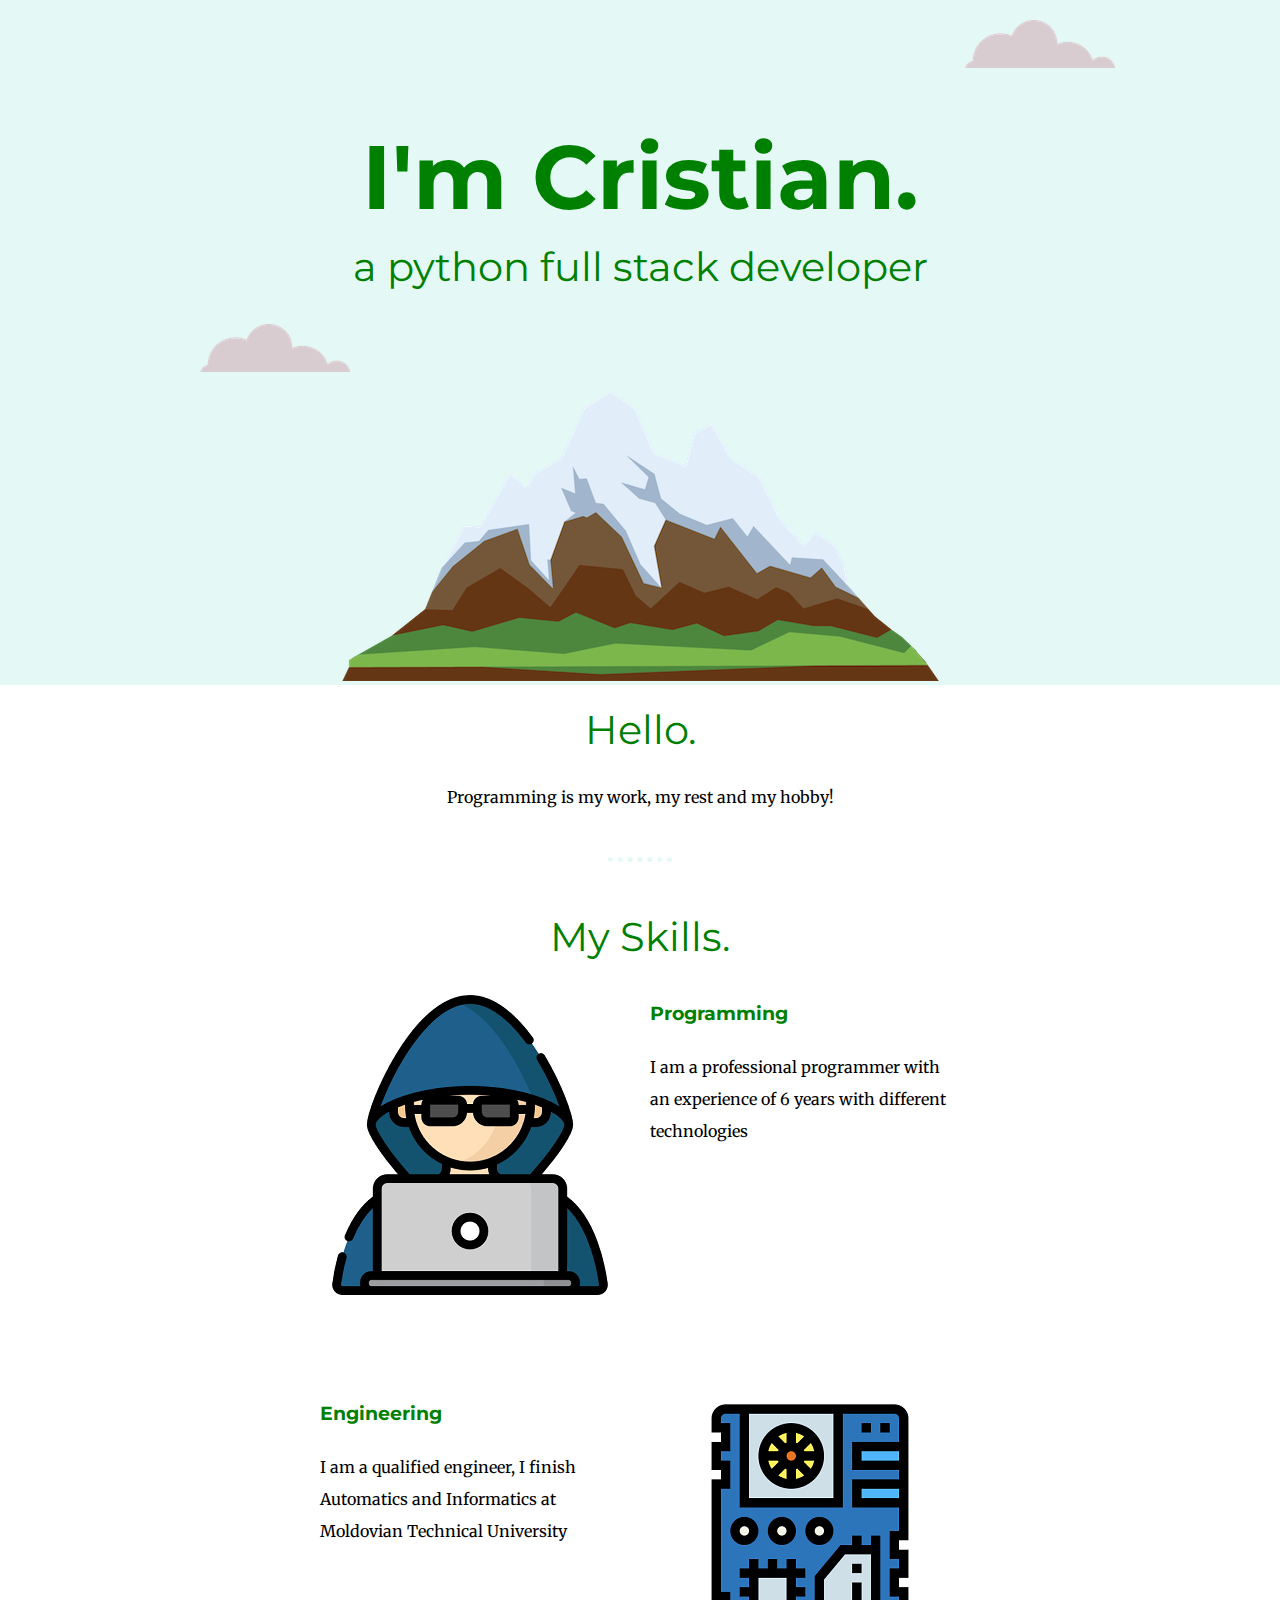
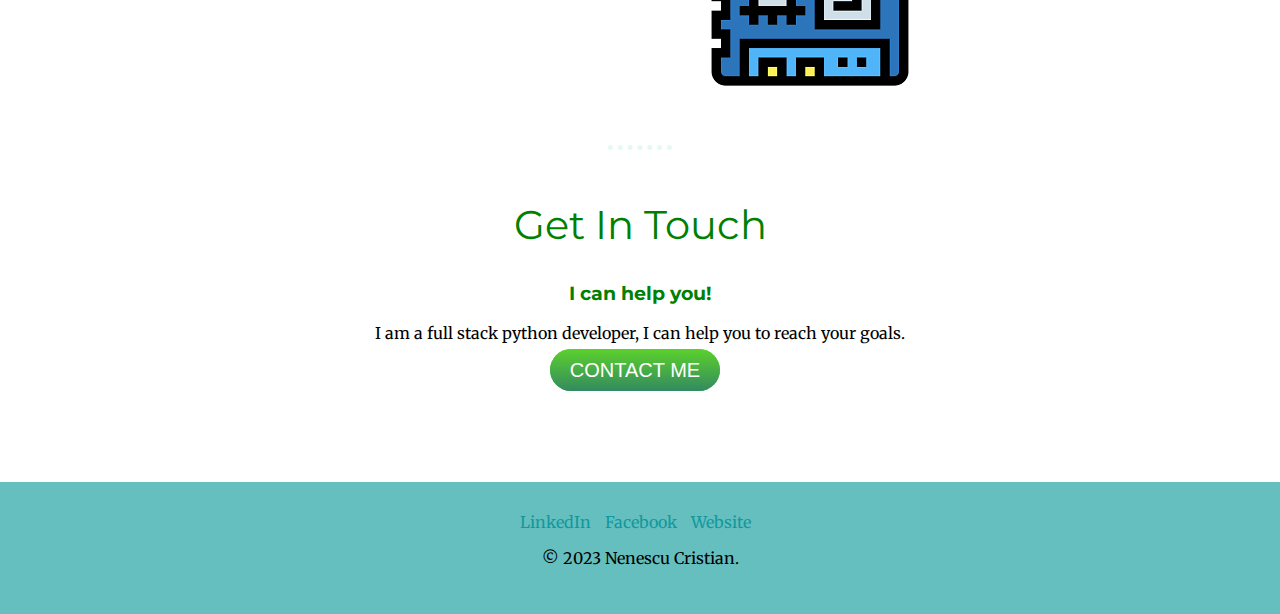
<file: index.html>
<!DOCTYPE html>
<html lang="en">
<head>
    <meta charset="UTF-8">
    <title>Cristian Nenescu</title>
    <link rel="stylesheet" href="css/styles.css">
    <link rel="icon" href="favicon.ico">
    <link rel="preconnect" href="https://fonts.googleapis.com">
    <link rel="preconnect" href="https://fonts.gstatic.com" crossorigin>
    <link href="https://fonts.googleapis.com/css2?family=Merriweather&family=Montserrat&family=Sacramento&display=swap" rel="stylesheet">
</head>
<body>
    <div class="top_container">
        <img class="top_cloud" src="images/cloud.png">
        <h1>I'm Cristian.</h1>
        <h2>a python full stack developer</h2>
        <img class="bottom_cloud" src="images/cloud.png">
        <img src="images/mountain.png">
    </div>

    <div class="midle_container">
      <div class="profile">
        <!--<img src="images/my_photo.jpg" alt="Cristian's photo">-->
        <h2>Hello.</h2>
        <p>Programming is my work, my rest and my hobby!</p>
      </div>
      <hr>
      <div class="skills">
        <h2>My Skills.</h2>
        <div class="skill-row">
          <img class="hack_img" src="images/hacker.png" alt="hacker image">
          <h3>Programming</h3>
          <p>I am a professional programmer with an experience of 6 years with different technologies</p>
        </div>
        <div class="skill-row">
          <img class="ard_img" src="images/motherboard.png" alt="motherboard image">
          <h3>Engineering</h3>
          <p>I am a qualified engineer, I finish Automatics and Informatics at Moldovian Technical University</p>
        </div>
      </div>
      <hr>
      <div class="contact-me">
        <h2>Get In Touch</h2>
        <h3>I can help you!</h3>
        <p>I am a full stack python developer, I can help you to reach your goals.</p>
        <a class="btn" href="mailto:nenescu.kristi@gmail.com">CONTACT ME</a>
      </div>
    </div>


    <div class="bottom_container">
      <a class="footer-link" href="https://www.linkedin.com/in/cristian-nenescu-71b43a154/?originalSubdomain=bh">LinkedIn</a>
      <a class="footer-link" href="https://facebook.com/">Facebook</a>
      <a class="footer-link" href="https://www.appbrewery.co/">Website</a>
      <p>© 2023 Nenescu Cristian.</p>
    </div>


</body>
</html>
</file>
<file: css/styles.css>
body{
    margin: 0;
    text-align: center;
    font-family: 'Merriweather', serif;
}

h1{
    font-size: 562.5%;/*100% = 16px*/
    margin-top: 50px;
    margin-bottom: 10px;
    font-family: 'Montserrat', sans-serif;
    color: green;
}

h2{
    margin-top: 0;
    color: green;
    font-family: 'Montserrat', sans-serif;
    font-size: 2.5rem; /*1rem = 16px*/
    font-weight: normal;
}

h3{
    margin-top: 0;
    font-family: 'Montserrat', sans-serif;
    color: green;
}

div{
}

hr{
    border-style: dotted none none;
    border-color: #E4F9F5;
    border-width: 5px;
    height: 0px;
    width: 5%;
    margin: 50px auto 50px auto;
}

.top_container{
    background-color: #E4F9F5;
    border-width: 10px;
    padding: 20px 20px 0px 20px;
    margin: 0px 0px 20px 0px;
}
.midle_container{

}
.bottom_container{
    background-color: #66BFBF;
    margin-top: 100px;
    padding: 30px 0 30px 0;
}

.bottom_cloud{
    position: absolute;
    left: 200px;
}

.top_cloud{
    position: relative;
    left: 400px;
}

.skill-row{
    display: inline-block;
    width: 50%;
    text-align: left;
    line-height: 2;
}

.hack_img{
    float: left;
    margin: 0px 30px 100px auto;
}
.ard_img{
    float: right;
    margin: 0px auto 0px 30px;
}

.btn {
  background: #5bd12c;
  background-image: -webkit-linear-gradient(top, #5bd12c, #338a60);
  background-image: -moz-linear-gradient(top, #5bd12c, #338a60);
  background-image: -ms-linear-gradient(top, #5bd12c, #338a60);
  background-image: -o-linear-gradient(top, #5bd12c, #338a60);
  background-image: linear-gradient(to bottom, #5bd12c, #338a60);
  -webkit-border-radius: 28;
  -moz-border-radius: 28;
  border-radius: 28px;
  font-family: Arial;
  color: #ffffff;
  font-size: 20px;
  padding: 10px 20px 10px 20px;
  text-decoration: none;
  margin-top: 100px;
}

#rights{
    color: white;
}

a {
  color: #11999E;
  text-decoration: none;
  margin-right: 10px;
}
</file>
